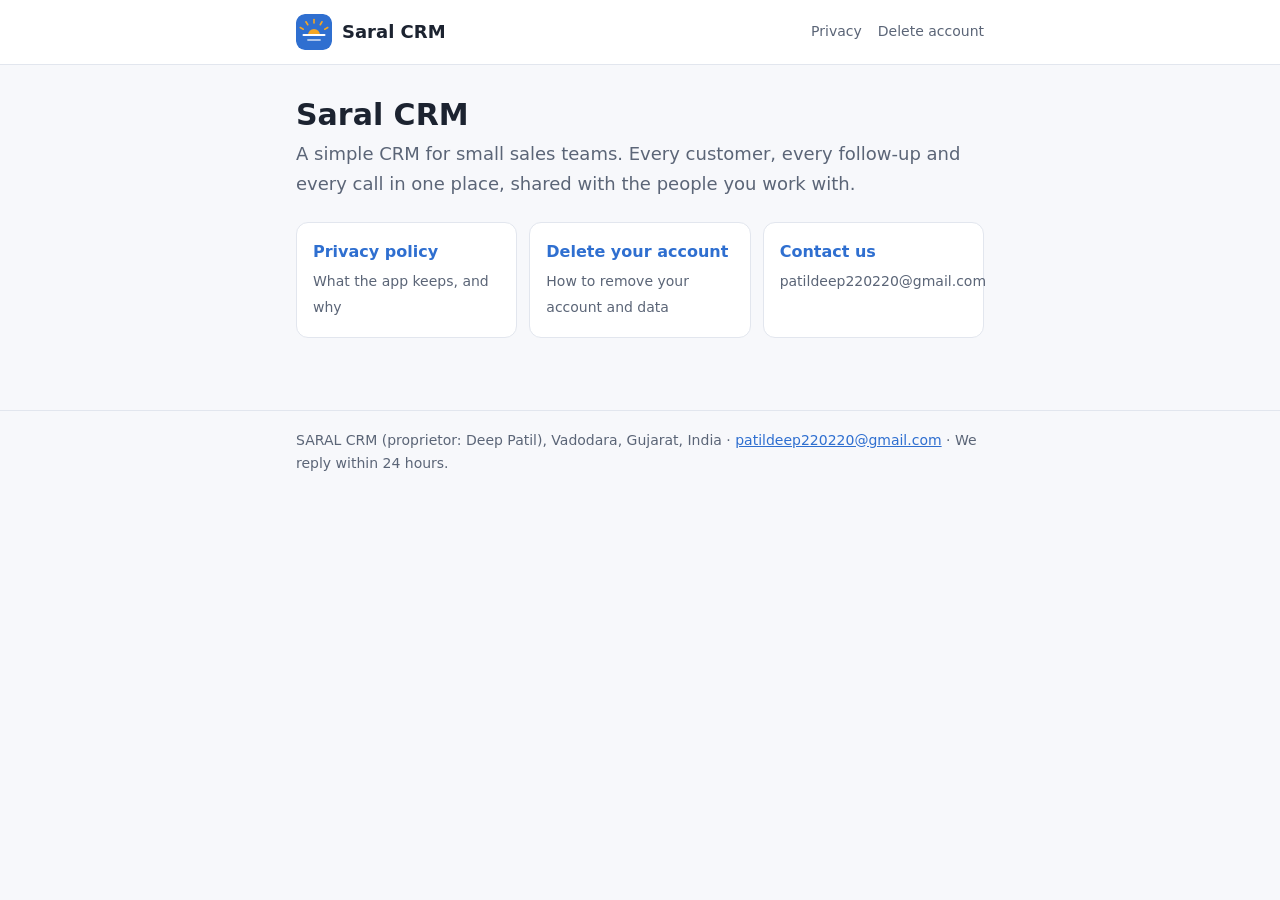
<file: index.html>
<!doctype html>
<html lang="en">
<head>
<meta charset="utf-8">
<meta name="viewport" content="width=device-width, initial-scale=1">
<title>Saral CRM</title>
<meta name="description" content="A simple CRM for small sales teams: customers, follow-ups and a timeline of every call, in one app.">
<link rel="icon" href="icon.svg" type="image/svg+xml">
<link rel="stylesheet" href="style.css">
</head>
<body>
<header class="site"><div class="wrap">
  <a class="brand" href="index.html"><img class="mark" src="icon.svg" alt="" width="36" height="36">Saral CRM</a>
  <nav class="links">
    <a href="privacy.html">Privacy</a>
    <a href="delete-account.html">Delete account</a>
  </nav>
</div></header>
<main><div class="wrap">
  <h1>Saral CRM</h1>
  <p class="lead">A simple CRM for small sales teams. Every customer, every follow-up and every call in one place, shared with the people you work with.</p>
  <div class="cards">
    <a class="card" href="privacy.html"><strong>Privacy policy</strong><span>What the app keeps, and why</span></a>
    <a class="card" href="delete-account.html"><strong>Delete your account</strong><span>How to remove your account and data</span></a>
    <a class="card" href="mailto:patildeep220220@gmail.com"><strong>Contact us</strong><span>patildeep220220@gmail.com</span></a>
  </div>
</div></main>
<footer class="site"><div class="wrap">
  SARAL CRM (proprietor: Deep Patil), Vadodara, Gujarat, India · <a href="mailto:patildeep220220@gmail.com">patildeep220220@gmail.com</a> · We reply within 24 hours.
</div></footer>
</body>
</html>
</file>
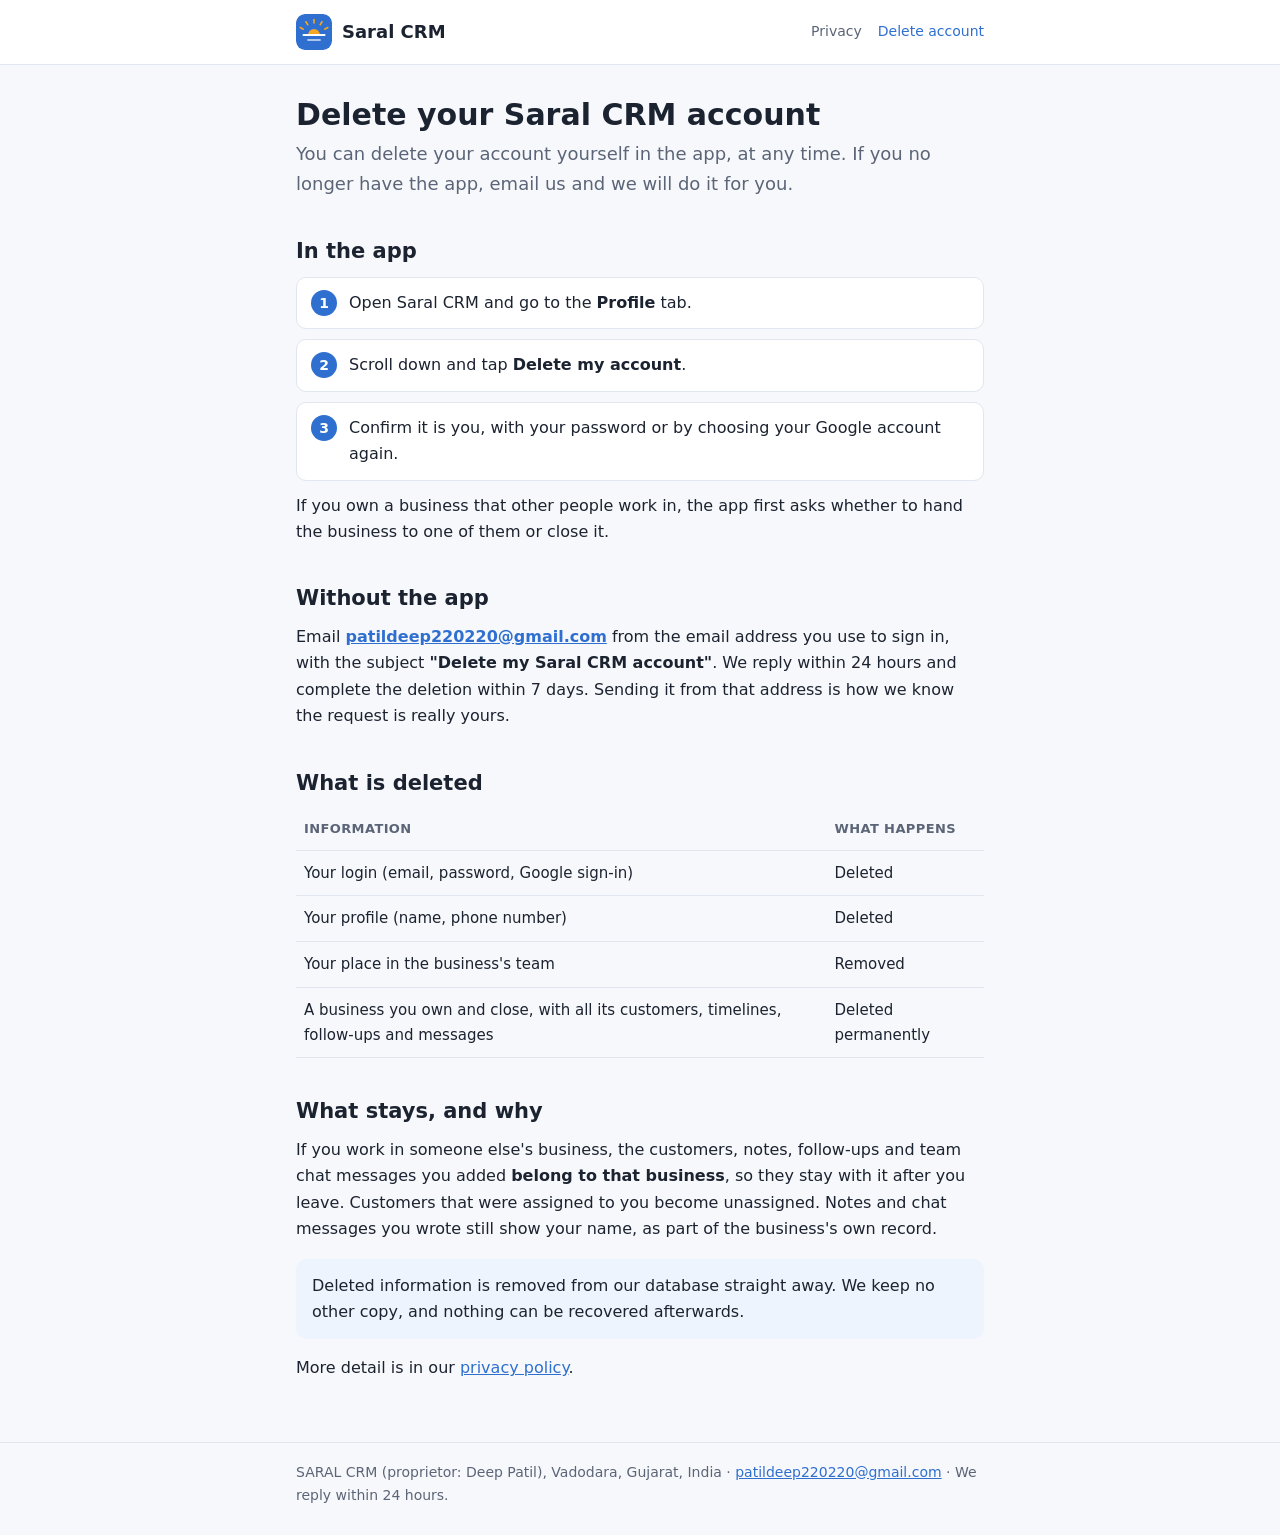
<file: delete-account.html>
<!doctype html>
<html lang="en">
<head>
<meta charset="utf-8">
<meta name="viewport" content="width=device-width, initial-scale=1">
<title>Delete Your Account · Saral CRM</title>
<meta name="description" content="How to delete your Saral CRM account and data, in the app or by email, and what is removed.">
<link rel="icon" href="icon.svg" type="image/svg+xml">
<link rel="stylesheet" href="style.css">
</head>
<body>
<header class="site"><div class="wrap">
  <a class="brand" href="index.html"><img class="mark" src="icon.svg" alt="" width="36" height="36">Saral CRM</a>
  <nav class="links">
    <a href="privacy.html">Privacy</a>
    <a href="delete-account.html" aria-current="page">Delete account</a>
  </nav>
</div></header>

<main><div class="wrap">
  <h1>Delete your Saral CRM account</h1>
  <p class="lead">You can delete your account yourself in the app, at any time.
  If you no longer have the app, email us and we will do it for you.</p>

  <h2>In the app</h2>
  <ol class="steps">
    <li>Open Saral CRM and go to the <strong>Profile</strong> tab.</li>
    <li>Scroll down and tap <strong>Delete my account</strong>.</li>
    <li>Confirm it is you, with your password or by choosing your Google
    account again.</li>
  </ol>
  <p>If you own a business that other people work in, the app first asks
  whether to hand the business to one of them or close it.</p>

  <h2>Without the app</h2>
  <p>Email <a href="mailto:patildeep220220@gmail.com?subject=Delete%20my%20Saral%20CRM%20account"><strong>patildeep220220@gmail.com</strong></a>
  from the email address you use to sign in, with the subject
  <strong>"Delete my Saral CRM account"</strong>. We reply within 24 hours and
  complete the deletion within 7 days. Sending it from that address is how we
  know the request is really yours.</p>

  <h2>What is deleted</h2>
  <table>
    <thead><tr><th>Information</th><th>What happens</th></tr></thead>
    <tbody>
      <tr><td>Your login (email, password, Google sign-in)</td><td>Deleted</td></tr>
      <tr><td>Your profile (name, phone number)</td><td>Deleted</td></tr>
      <tr><td>Your place in the business's team</td><td>Removed</td></tr>
      <tr><td>A business you own and close, with all its customers,
      timelines, follow-ups and messages</td><td>Deleted permanently</td></tr>
    </tbody>
  </table>

  <h2>What stays, and why</h2>
  <p>If you work in someone else's business, the customers, notes,
  follow-ups and team chat messages you added <strong>belong to that
  business</strong>, so they stay
  with it after you leave. Customers that were assigned to you become
  unassigned. Notes and chat messages you wrote still show your name, as part of the business's
  own record.</p>
  <div class="note">Deleted information is removed from our database
  straight away. We keep no other copy, and nothing can be recovered
  afterwards.</div>

  <p>More detail is in our <a href="privacy.html">privacy policy</a>.</p>
</div></main>

<footer class="site"><div class="wrap">
  SARAL CRM (proprietor: Deep Patil), Vadodara, Gujarat, India · <a href="mailto:patildeep220220@gmail.com">patildeep220220@gmail.com</a> · We reply within 24 hours.
</div></footer>
</body>
</html>
</file>
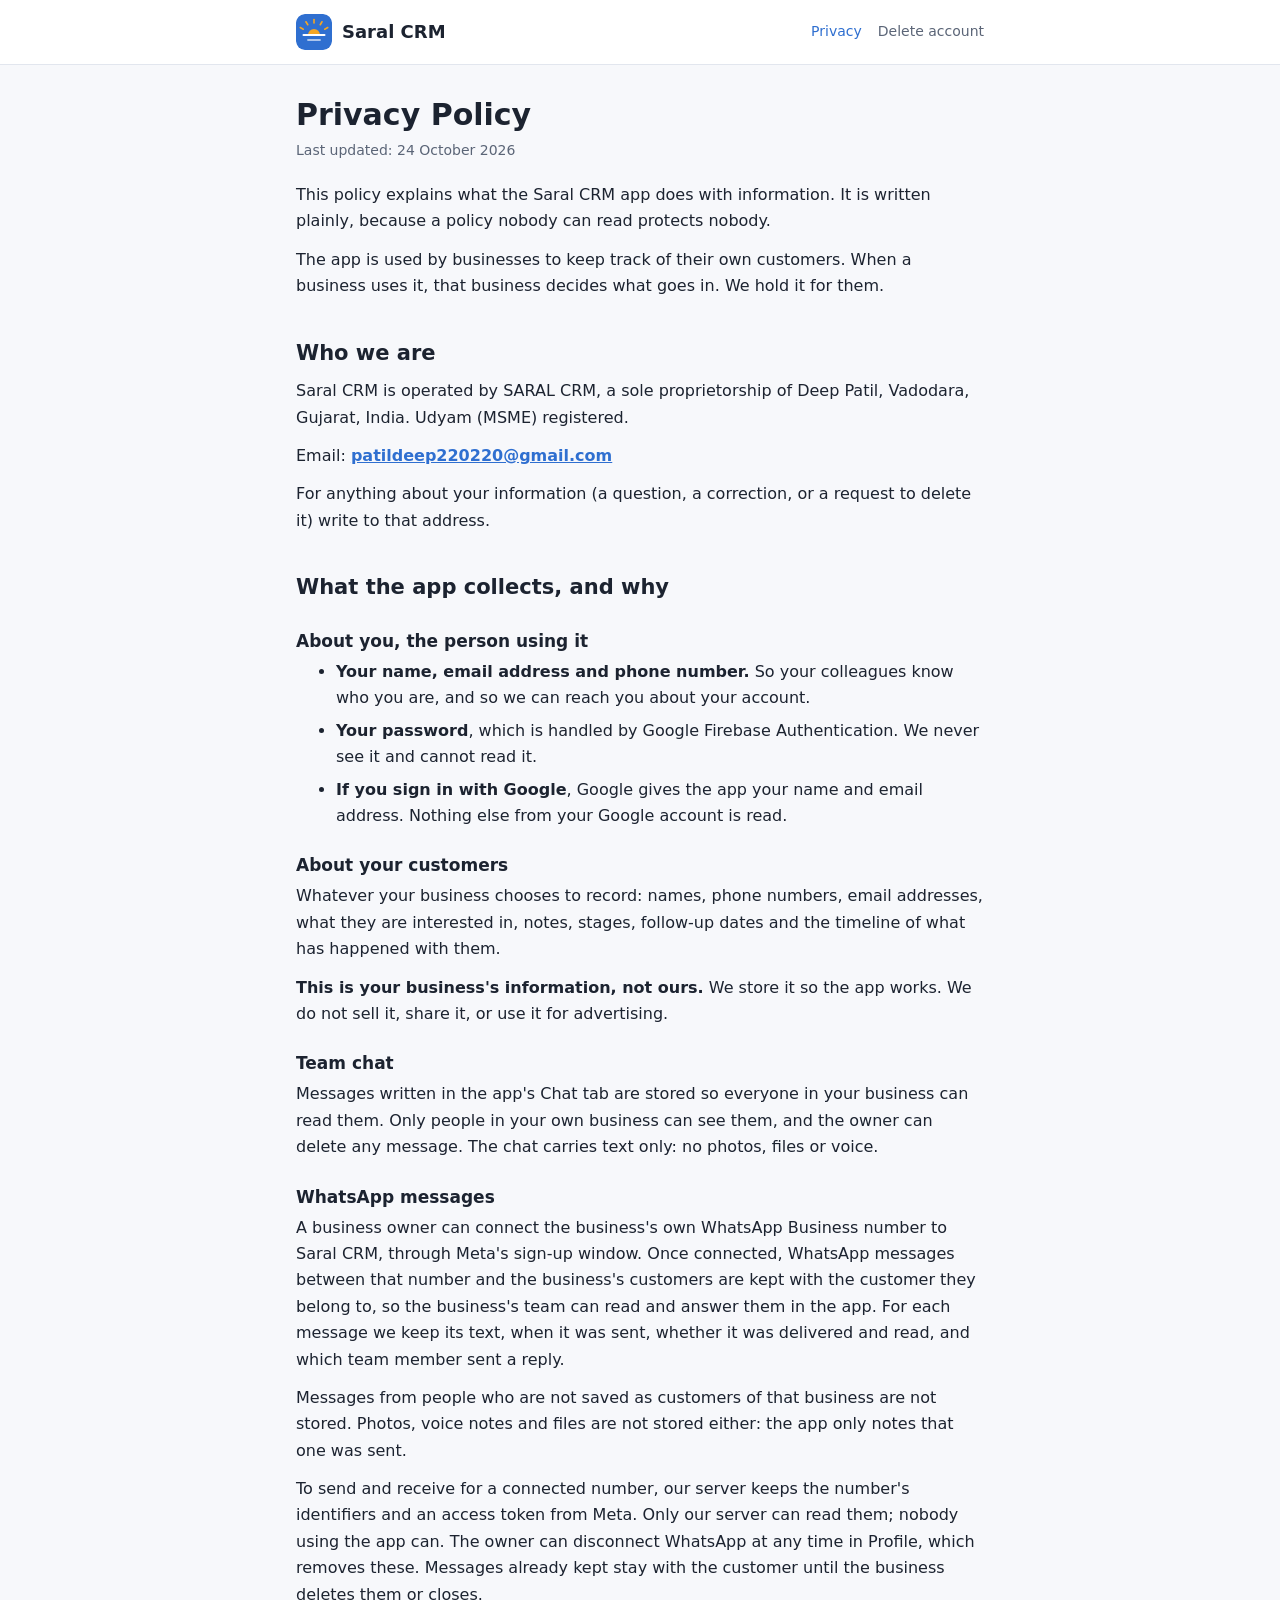
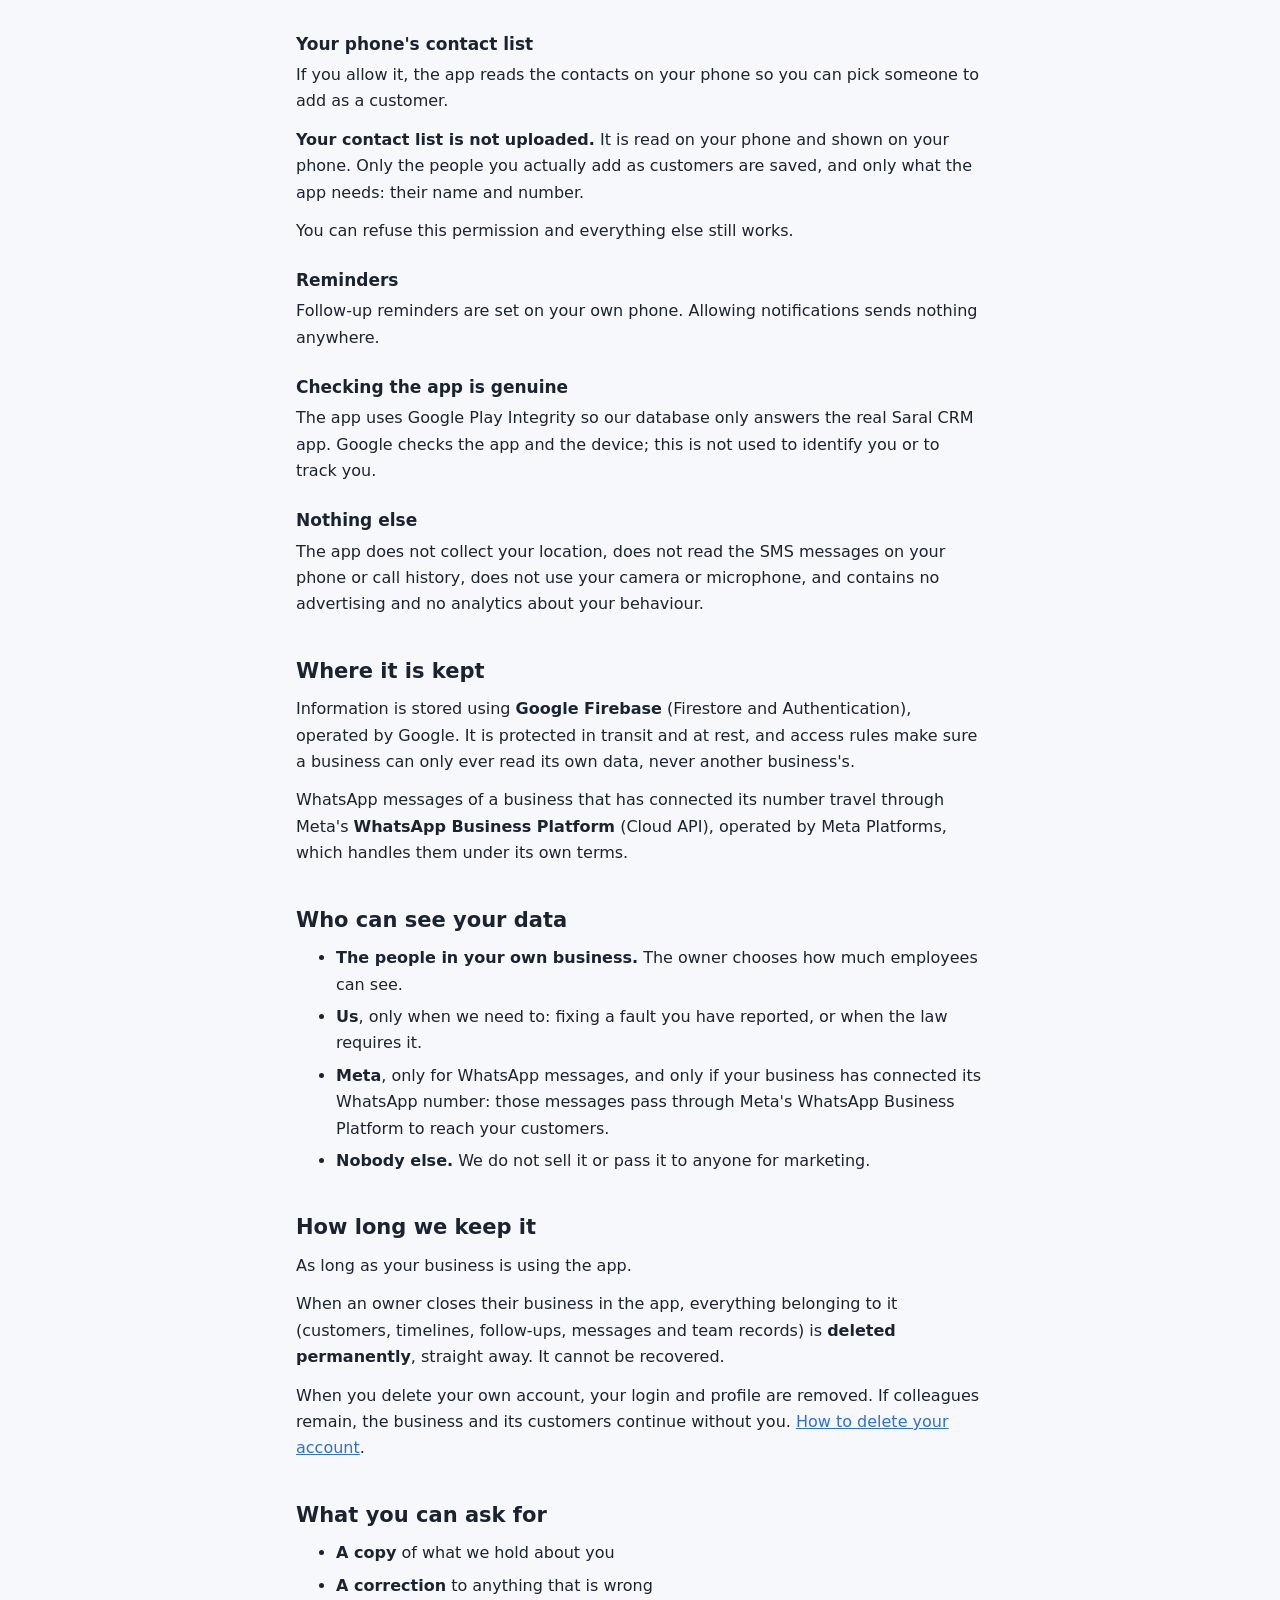
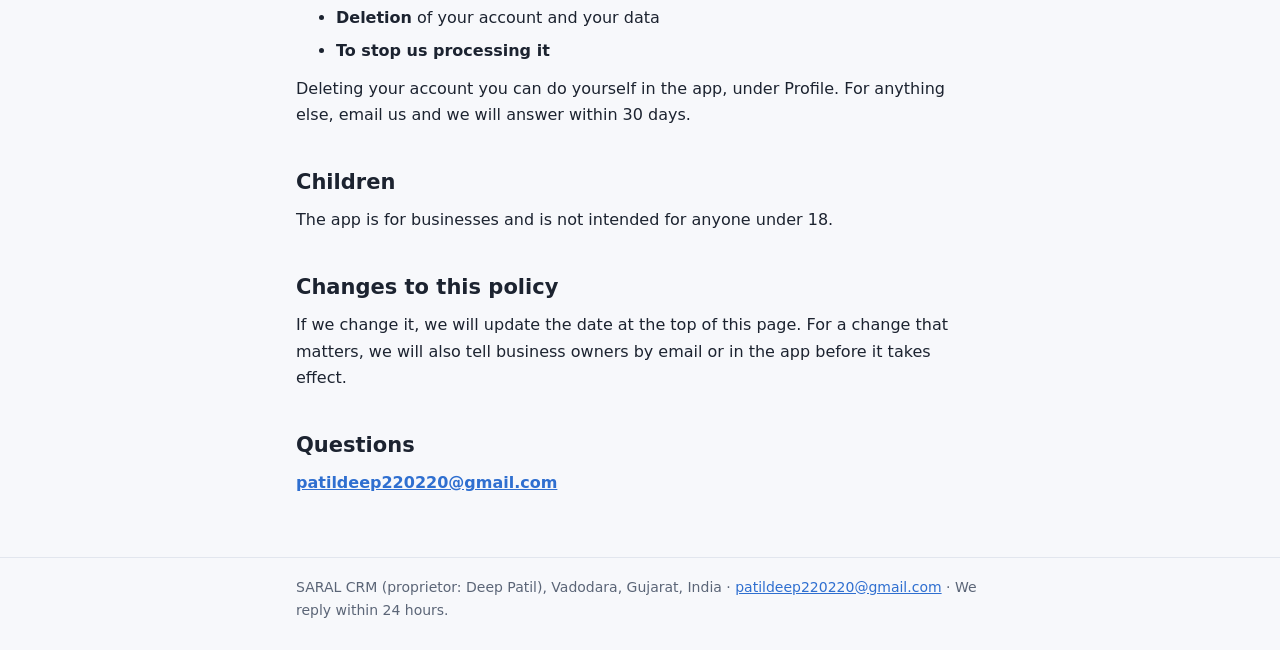
<file: privacy.html>
<!doctype html>
<html lang="en">
<head>
<meta charset="utf-8">
<meta name="viewport" content="width=device-width, initial-scale=1">
<title>Privacy Policy · Saral CRM</title>
<meta name="description" content="What the Saral CRM app collects, why, who can see it, and how to have it deleted.">
<link rel="icon" href="icon.svg" type="image/svg+xml">
<link rel="stylesheet" href="style.css">
</head>
<body>
<header class="site"><div class="wrap">
  <a class="brand" href="index.html"><img class="mark" src="icon.svg" alt="" width="36" height="36">Saral CRM</a>
  <nav class="links">
    <a href="privacy.html" aria-current="page">Privacy</a>
    <a href="delete-account.html">Delete account</a>
  </nav>
</div></header>

<main><div class="wrap">
  <h1>Privacy Policy</h1>
  <p class="updated">Last updated: 24 October 2026</p>

  <p>This policy explains what the Saral CRM app does with information. It is
  written plainly, because a policy nobody can read protects nobody.</p>
  <p>The app is used by businesses to keep track of their own customers. When a
  business uses it, that business decides what goes in. We hold it for them.</p>

  <h2>Who we are</h2>
  <p>Saral CRM is operated by SARAL CRM, a sole proprietorship of Deep Patil, Vadodara, Gujarat, India. Udyam (MSME) registered.</p>
  <p>Email: <a href="mailto:patildeep220220@gmail.com"><strong>patildeep220220@gmail.com</strong></a></p>
  <p>For anything about your information (a question, a correction, or a
  request to delete it) write to that address.</p>

  <h2>What the app collects, and why</h2>

  <h3>About you, the person using it</h3>
  <ul>
    <li><strong>Your name, email address and phone number.</strong> So your
    colleagues know who you are, and so we can reach you about your account.</li>
    <li><strong>Your password</strong>, which is handled by Google Firebase
    Authentication. We never see it and cannot read it.</li>
    <li><strong>If you sign in with Google</strong>, Google gives the app your
    name and email address. Nothing else from your Google account is read.</li>
  </ul>

  <h3>About your customers</h3>
  <p>Whatever your business chooses to record: names, phone numbers, email
  addresses, what they are interested in, notes, stages, follow-up dates and
  the timeline of what has happened with them.</p>
  <p><strong>This is your business's information, not ours.</strong> We store
  it so the app works. We do not sell it, share it, or use it for
  advertising.</p>

  <h3>Team chat</h3>
  <p>Messages written in the app's Chat tab are stored so everyone in your
  business can read them. Only people in your own business can see them, and
  the owner can delete any message. The chat carries text only: no photos,
  files or voice.</p>

  <h3>WhatsApp messages</h3>
  <p>A business owner can connect the business's own WhatsApp Business number
  to Saral CRM, through Meta's sign-up window. Once connected, WhatsApp
  messages between that number and the business's customers are kept with the
  customer they belong to, so the business's team can read and answer them in
  the app. For each message we keep its text, when it was sent, whether it was
  delivered and read, and which team member sent a reply.</p>
  <p>Messages from people who are not saved as customers of that business are
  not stored. Photos, voice notes and files are not stored either: the app only
  notes that one was sent.</p>
  <p>To send and receive for a connected number, our server keeps the
  number's identifiers and an access token from Meta. Only our server can read
  them; nobody using the app can. The owner can disconnect WhatsApp at any time
  in Profile, which removes these. Messages already kept stay with the customer
  until the business deletes them or closes.</p>

  <h3>Your phone's contact list</h3>
  <p>If you allow it, the app reads the contacts on your phone so you can pick
  someone to add as a customer.</p>
  <p><strong>Your contact list is not uploaded.</strong> It is read on your
  phone and shown on your phone. Only the people you actually add as customers
  are saved, and only what the app needs: their name and number.</p>
  <p>You can refuse this permission and everything else still works.</p>

  <h3>Reminders</h3>
  <p>Follow-up reminders are set on your own phone. Allowing notifications
  sends nothing anywhere.</p>

  <h3>Checking the app is genuine</h3>
  <p>The app uses Google Play Integrity so our database only answers the real
  Saral CRM app. Google checks the app and the device; this is not used to
  identify you or to track you.</p>

  <h3>Nothing else</h3>
  <p>The app does not collect your location, does not read the SMS messages on your phone or
  call history, does not use your camera or microphone, and contains no
  advertising and no analytics about your behaviour.</p>

  <h2>Where it is kept</h2>
  <p>Information is stored using <strong>Google Firebase</strong> (Firestore
  and Authentication), operated by Google. It is protected in transit and at
  rest, and access rules make sure a business can only ever read its own
  data, never another business's.</p>
  <p>WhatsApp messages of a business that has connected its number travel
  through Meta's <strong>WhatsApp Business Platform</strong> (Cloud API),
  operated by Meta Platforms, which handles them under its own terms.</p>

  <h2>Who can see your data</h2>
  <ul>
    <li><strong>The people in your own business.</strong> The owner chooses how
    much employees can see.</li>
    <li><strong>Us</strong>, only when we need to: fixing a fault you have
    reported, or when the law requires it.</li>
    <li><strong>Meta</strong>, only for WhatsApp messages, and only if your
    business has connected its WhatsApp number: those messages pass through
    Meta's WhatsApp Business Platform to reach your customers.</li>
    <li><strong>Nobody else.</strong> We do not sell it or pass it to anyone
    for marketing.</li>
  </ul>

  <h2>How long we keep it</h2>
  <p>As long as your business is using the app.</p>
  <p>When an owner closes their business in the app, everything belonging to
  it (customers, timelines, follow-ups, messages and team records) is
  <strong>deleted permanently</strong>, straight away. It cannot be
  recovered.</p>
  <p>When you delete your own account, your login and profile are removed. If
  colleagues remain, the business and its customers continue without you.
  <a href="delete-account.html">How to delete your account</a>.</p>

  <h2>What you can ask for</h2>
  <ul>
    <li><strong>A copy</strong> of what we hold about you</li>
    <li><strong>A correction</strong> to anything that is wrong</li>
    <li><strong>Deletion</strong> of your account and your data</li>
    <li><strong>To stop us processing it</strong></li>
  </ul>
  <p>Deleting your account you can do yourself in the app, under Profile. For
  anything else, email us and we will answer within 30 days.</p>

  <h2>Children</h2>
  <p>The app is for businesses and is not intended for anyone under 18.</p>

  <h2>Changes to this policy</h2>
  <p>If we change it, we will update the date at the top of this page. For a
  change that matters, we will also tell business owners by email or in the
  app before it takes effect.</p>

  <h2>Questions</h2>
  <p><a href="mailto:patildeep220220@gmail.com"><strong>patildeep220220@gmail.com</strong></a></p>
</div></main>

<footer class="site"><div class="wrap">
  SARAL CRM (proprietor: Deep Patil), Vadodara, Gujarat, India · <a href="mailto:patildeep220220@gmail.com">patildeep220220@gmail.com</a> · We reply within 24 hours.
</div></footer>
</body>
</html>
</file>
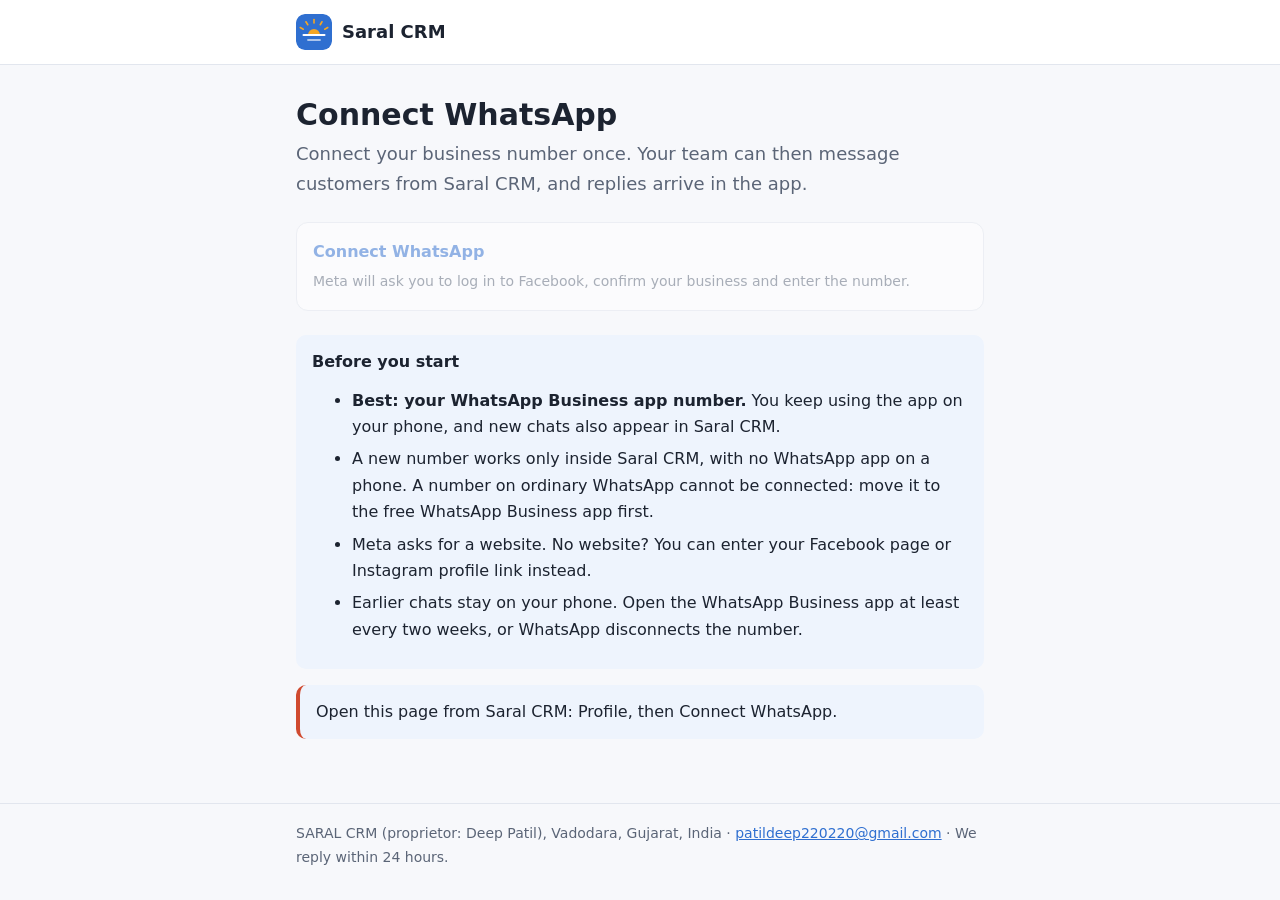
<file: whatsapp-connect.html>
<!doctype html>
<html lang="en">
<head>
<meta charset="utf-8">
<meta name="viewport" content="width=device-width, initial-scale=1">
<title>Connect WhatsApp · Saral CRM</title>
<meta name="description" content="Connect your business WhatsApp number to Saral CRM.">
<meta name="robots" content="noindex">
<link rel="icon" href="icon.svg" type="image/svg+xml">
<link rel="stylesheet" href="style.css">
<style>
  button.card { font: inherit; text-align: left; cursor: pointer; width: 100%; }
  button.card:disabled { opacity: .5; cursor: default; }
  #status:empty { display: none; }
  #status.ok { border-left: 4px solid #2e9d5b; }
  #status.bad { border-left: 4px solid #d04a2f; }
</style>
</head>
<body>
<header class="site"><div class="wrap">
  <a class="brand" href="index.html"><img class="mark" src="icon.svg" alt="" width="36" height="36">Saral CRM</a>
</div></header>

<main><div class="wrap">
  <h1>Connect WhatsApp</h1>
  <p class="lead">Connect your business number once. Your team can then message
  customers from Saral CRM, and replies arrive in the app.</p>

  <div id="choose">
    <div class="cards">
      <button class="card" type="button" id="connect">
        <strong>Connect WhatsApp</strong>
        <span>Meta will ask you to log in to Facebook, confirm your business
        and enter the number.</span>
      </button>
    </div>
    <div class="note">
      <p><strong>Before you start</strong></p>
      <ul>
        <li><strong>Best: your WhatsApp Business app number.</strong> You keep
        using the app on your phone, and new chats also appear in Saral CRM.</li>
        <li>A new number works only inside Saral CRM, with no WhatsApp app on a
        phone. A number on ordinary WhatsApp cannot be connected: move it to the
        free WhatsApp Business app first.</li>
        <li>Meta asks for a website. No website? You can enter your Facebook page
        or Instagram profile link instead.</li>
        <li>Earlier chats stay on your phone. Open the WhatsApp Business app at
        least every two weeks, or WhatsApp disconnects the number.</li>
      </ul>
    </div>
  </div>

  <p id="status" class="note" role="status" aria-live="polite"></p>
</div></main>

<footer class="site"><div class="wrap">
  SARAL CRM (proprietor: Deep Patil), Vadodara, Gujarat, India · <a href="mailto:patildeep220220@gmail.com">patildeep220220@gmail.com</a> · We reply within 24 hours.
</div></footer>

<script>
// Meta app "SaralCrm", and the Embedded Signup configuration made for it
// (Meta app > Facebook Login for Business > Configurations: "Saral CRM
// WhatsApp", Cloud API only, system-user token that never expires). Neither
// is a secret.
const APP_ID = '29815951271338616';
const CONFIG_ID = '1025827767217132';
const GRAPH_VERSION = 'v26.0';
// Meta's sign-up version. From v5, a WhatsApp Business app number is
// offered by default, so one button covers both kinds of number.
const SIGNUP_VERSION = 'v5';
const FINISH_URL =
  'https://asia-south1-roshnicrm.cloudfunctions.net/finishWhatsAppConnect';

// The one-time ticket the app put after the #. Never sent anywhere but our
// own server.
const ticket = new URLSearchParams(location.hash.slice(1)).get('t') || '';

const statusBox = document.getElementById('status');
const button = document.getElementById('connect');

function say(text, kind) {
  statusBox.textContent = text;
  statusBox.className = 'note' + (kind ? ' ' + kind : '');
}

function lock(locked) {
  button.disabled = locked;
}

// Meta's own summary of what was chosen in its window: the WhatsApp account
// and number. It arrives as a message from facebook.com, separately from
// the sign-in code, and in either order.
let chosen = null;
let cancelled = null;
window.addEventListener('message', (event) => {
  let host = '';
  try { host = new URL(event.origin).hostname; } catch (_) { return; }
  if (host !== 'facebook.com' && !host.endsWith('.facebook.com')) return;
  let data;
  try {
    data = typeof event.data === 'string' ? JSON.parse(event.data) : event.data;
  } catch (_) {
    return;
  }
  if (!data || data.type !== 'WA_EMBEDDED_SIGNUP') return;
  if (String(data.event).startsWith('FINISH')) {
    const info = data.data || {};
    chosen = {
      // v5 names the account "messaging account"; older versions waba_id.
      wabaId: (info.messaging_account_ids && info.messaging_account_ids[0])
        || info.waba_id || '',
      phoneNumberId: info.phone_number_id || '',
      onBizApp: info.is_on_biz_app === true
        || data.event === 'FINISH_WHATSAPP_BUSINESS_APP_ONBOARDING',
    };
  } else if (data.event === 'CANCEL') {
    cancelled = (data.data && data.data.current_step) || 'unknown';
  }
});

const wait = (ms) => new Promise((done) => setTimeout(done, ms));

async function finish(code) {
  say('Connecting your number. This takes a few seconds…');
  // Give Meta's summary a moment to arrive. The server can manage without
  // it, and Meta's code only lasts 30 seconds, so this never waits long.
  for (let i = 0; i < 20 && !chosen; i++) await wait(150);

  try {
    const response = await fetch(FINISH_URL, {
      method: 'POST',
      headers: { 'Content-Type': 'application/json' },
      body: JSON.stringify({
        ticket,
        code,
        wabaId: chosen?.wabaId || '',
        phoneNumberId: chosen?.phoneNumberId || '',
        onBizApp: chosen?.onBizApp === true,
      }),
    });
    const answer = await response.json().catch(() => ({}));
    if (response.ok) {
      document.getElementById('choose').hidden = true;
      say(`Connected: ${answer.number || 'your number'}${answer.name ? ' (' + answer.name + ')' : ''}. `
        + (answer.onBizApp
          ? 'Keep the WhatsApp Business app open on your phone for a few minutes '
            + 'while it finishes linking. '
          : '')
        + 'You can then close this page and go back to Saral CRM.', 'ok');
      return;
    }
    say(answer.error || 'That did not work. Please start again from the app.', 'bad');
  } catch (_) {
    say('Could not reach Saral CRM. Check your internet and try again.', 'bad');
  }
  lock(false);
}

function start() {
  chosen = null;
  cancelled = null;
  lock(true);
  say('Follow the steps in the Meta window…');
  FB.login(
    // Meta's SDK insists on a plain function here, not an async one.
    function (response) {
      const code = response && response.authResponse && response.authResponse.code;
      if (code) {
        finish(code);
        return;
      }
      lock(false);
      say(cancelled
        ? 'You closed the Meta window before the end. Tap Connect WhatsApp to try again.'
        : 'Meta did not finish. Tap Connect WhatsApp to try again.', 'bad');
    },
    {
      config_id: CONFIG_ID,
      response_type: 'code',
      override_default_response_type: true,
      extras: { version: SIGNUP_VERSION },
    },
  );
}

if (!ticket) {
  lock(true);
  say('Open this page from Saral CRM: Profile, then Connect WhatsApp.', 'bad');
} else if (!CONFIG_ID) {
  lock(true);
  say('Connecting WhatsApp is not switched on yet. Please try again later.', 'bad');
} else {
  lock(true);
  say('Loading…');
  window.fbAsyncInit = function () {
    FB.init({ appId: APP_ID, autoLogAppEvents: true, xfbml: false, version: GRAPH_VERSION });
    lock(false);
    say('');
  };
  button.addEventListener('click', start);
  const sdk = document.createElement('script');
  sdk.src = 'https://connect.facebook.net/en_US/sdk.js';
  sdk.async = true;
  sdk.defer = true;
  sdk.crossOrigin = 'anonymous';
  sdk.onerror = () => say('Could not load Meta. Check your internet and reload this page.', 'bad');
  document.head.appendChild(sdk);
}
</script>
</body>
</html>
</file>
<file: style.css>
:root {
  --bg: #f7f8fb;
  --surface: #ffffff;
  --text: #1c2330;
  --muted: #5b6577;
  --line: #e2e6ee;
  --brand: #2f6fd0;
  --brand-ink: #ffffff;
  --sun: #f5a623;
  --note: #eef4fd;
}
@media (prefers-color-scheme: dark) {
  :root:not([data-theme="light"]) {
    --bg: #11151c;
    --surface: #181e28;
    --text: #e8ecf3;
    --muted: #a3adbd;
    --line: #2a3242;
    --brand: #6f9fe8;
    --brand-ink: #0d1420;
    --note: #1b2638;
  }
}
:root[data-theme="dark"] {
  --bg: #11151c;
  --surface: #181e28;
  --text: #e8ecf3;
  --muted: #a3adbd;
  --line: #2a3242;
  --brand: #6f9fe8;
  --brand-ink: #0d1420;
  --note: #1b2638;
}
* { box-sizing: border-box; }
html { -webkit-text-size-adjust: 100%; }
body {
  margin: 0;
  background: var(--bg);
  color: var(--text);
  font: 16px/1.65 system-ui, -apple-system, "Segoe UI", Roboto, "Noto Sans", sans-serif;
}
.wrap { max-width: 720px; margin: 0 auto; padding: 0 16px; }
header.site {
  border-bottom: 1px solid var(--line);
  background: var(--surface);
}
header.site .wrap {
  display: flex; align-items: center; gap: 12px;
  padding-top: 14px; padding-bottom: 14px;
}
header.site a.brand {
  display: flex; align-items: center; gap: 10px;
  color: var(--text); text-decoration: none; font-weight: 700; font-size: 18px;
}
.mark { width: 36px; height: 36px; border-radius: 9px; flex: none; }
nav.links { margin-left: auto; display: flex; gap: 16px; font-size: 14px; }
nav.links a { color: var(--muted); text-decoration: none; }
nav.links a:hover, nav.links a[aria-current="page"] { color: var(--brand); }
main { padding: 32px 0 48px; }
h1 { font-size: 30px; line-height: 1.2; margin: 0 0 6px; }
h2 { font-size: 21px; margin: 36px 0 8px; }
h3 { font-size: 17px; margin: 22px 0 4px; }
p, ul, ol { margin: 0 0 12px; }
li { margin-bottom: 6px; }
a { color: var(--brand); }
.updated { color: var(--muted); font-size: 14px; margin-bottom: 20px; }
.lead { font-size: 18px; color: var(--muted); }
.note {
  background: var(--note); border-radius: 10px;
  padding: 14px 16px; margin: 16px 0;
}
.steps { counter-reset: step; list-style: none; padding: 0; }
.steps li {
  counter-increment: step; position: relative;
  padding: 12px 14px 12px 52px; margin-bottom: 10px;
  background: var(--surface); border: 1px solid var(--line); border-radius: 10px;
}
.steps li::before {
  content: counter(step);
  position: absolute; left: 14px; top: 12px;
  width: 26px; height: 26px; border-radius: 50%;
  background: var(--brand); color: var(--brand-ink);
  font-weight: 700; font-size: 14px; line-height: 26px; text-align: center;
}
.cards { display: grid; gap: 12px; grid-template-columns: repeat(auto-fit, minmax(220px, 1fr)); margin: 24px 0; }
.card {
  display: block; padding: 16px; border-radius: 12px;
  background: var(--surface); border: 1px solid var(--line);
  color: var(--text); text-decoration: none;
}
.card strong { display: block; color: var(--brand); margin-bottom: 2px; }
.card span { color: var(--muted); font-size: 14px; }
table { width: 100%; border-collapse: collapse; margin: 8px 0 16px; font-size: 15px; }
th, td { text-align: left; vertical-align: top; padding: 10px 8px; border-bottom: 1px solid var(--line); }
th { color: var(--muted); font-weight: 600; font-size: 13px; text-transform: uppercase; letter-spacing: .03em; }
footer.site { border-top: 1px solid var(--line); color: var(--muted); font-size: 14px; }
footer.site .wrap { padding-top: 18px; padding-bottom: 28px; }
@media (max-width: 480px) {
  h1 { font-size: 25px; }
  nav.links { gap: 12px; }
  table, thead, tbody, tr, th, td { display: block; }
  thead { display: none; }
  td { border: none; padding: 2px 0; }
  tr { border-bottom: 1px solid var(--line); padding: 10px 0; }
}
</file>
